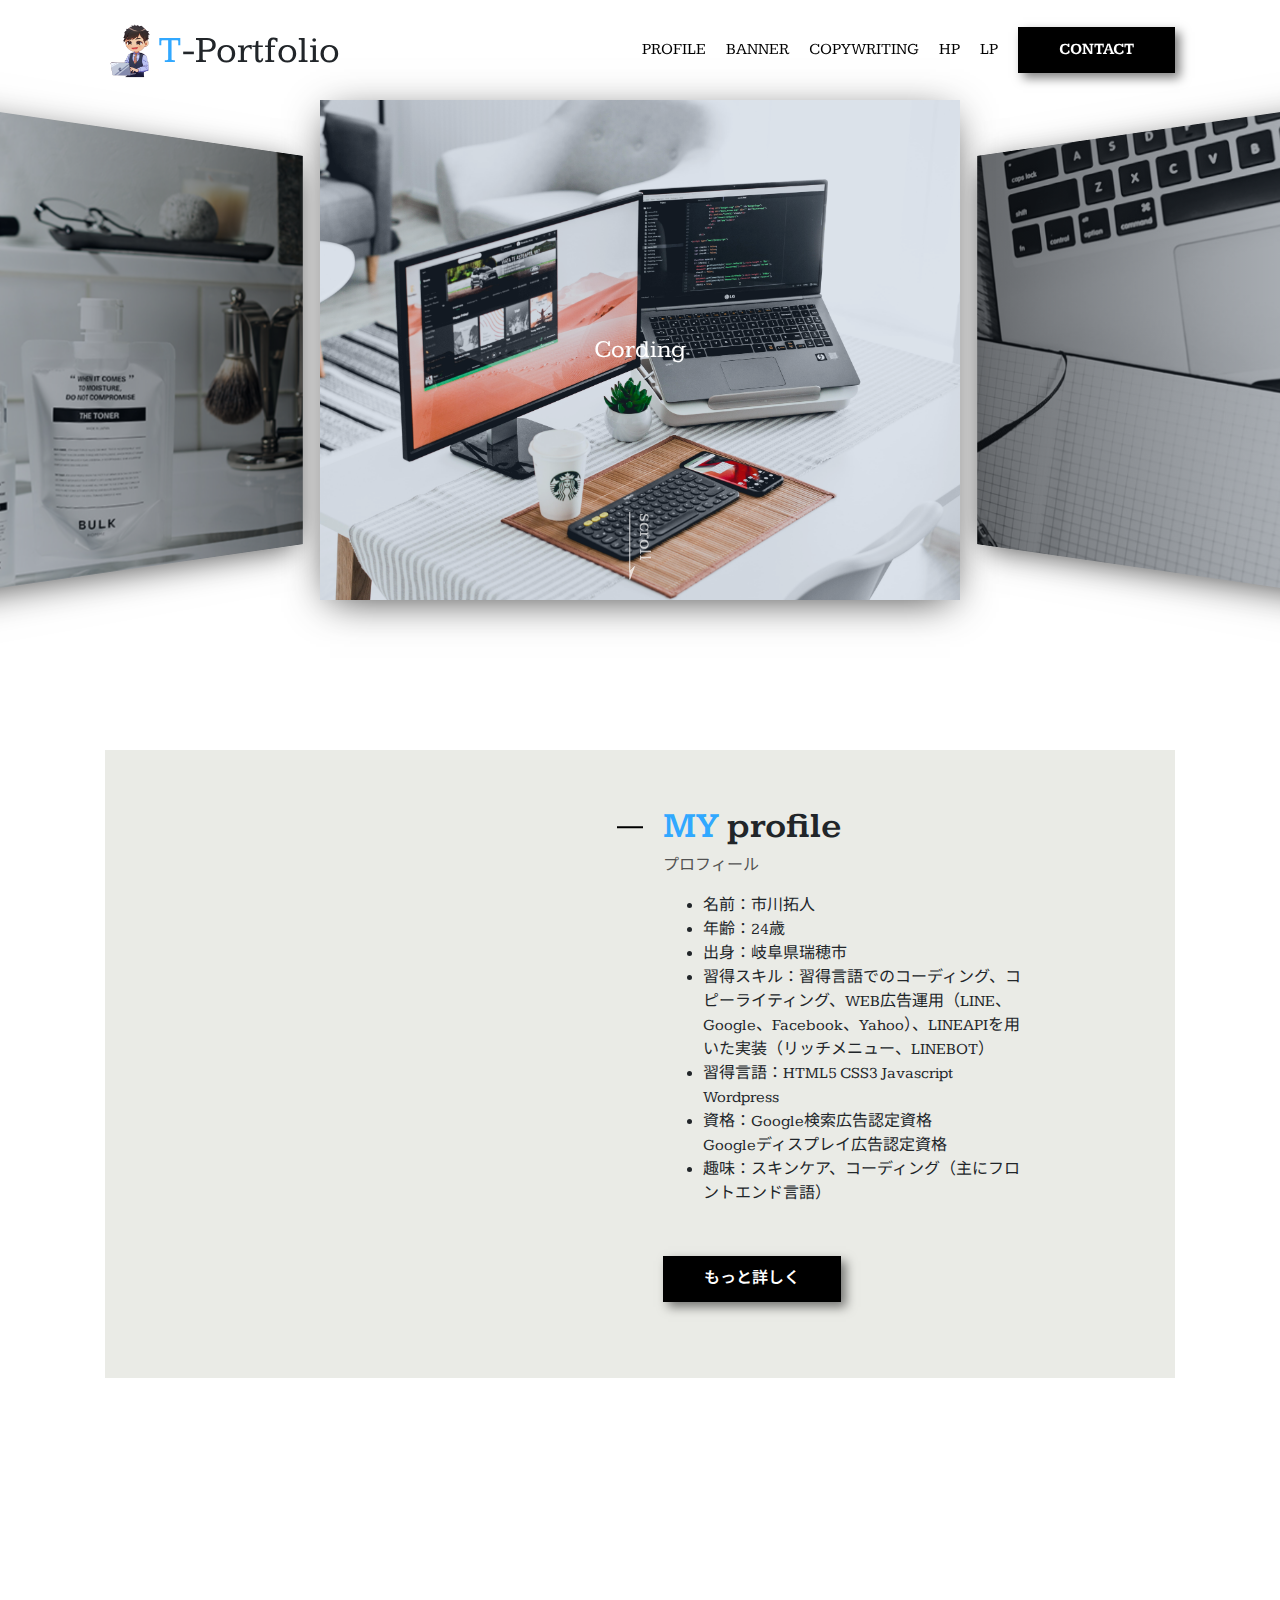
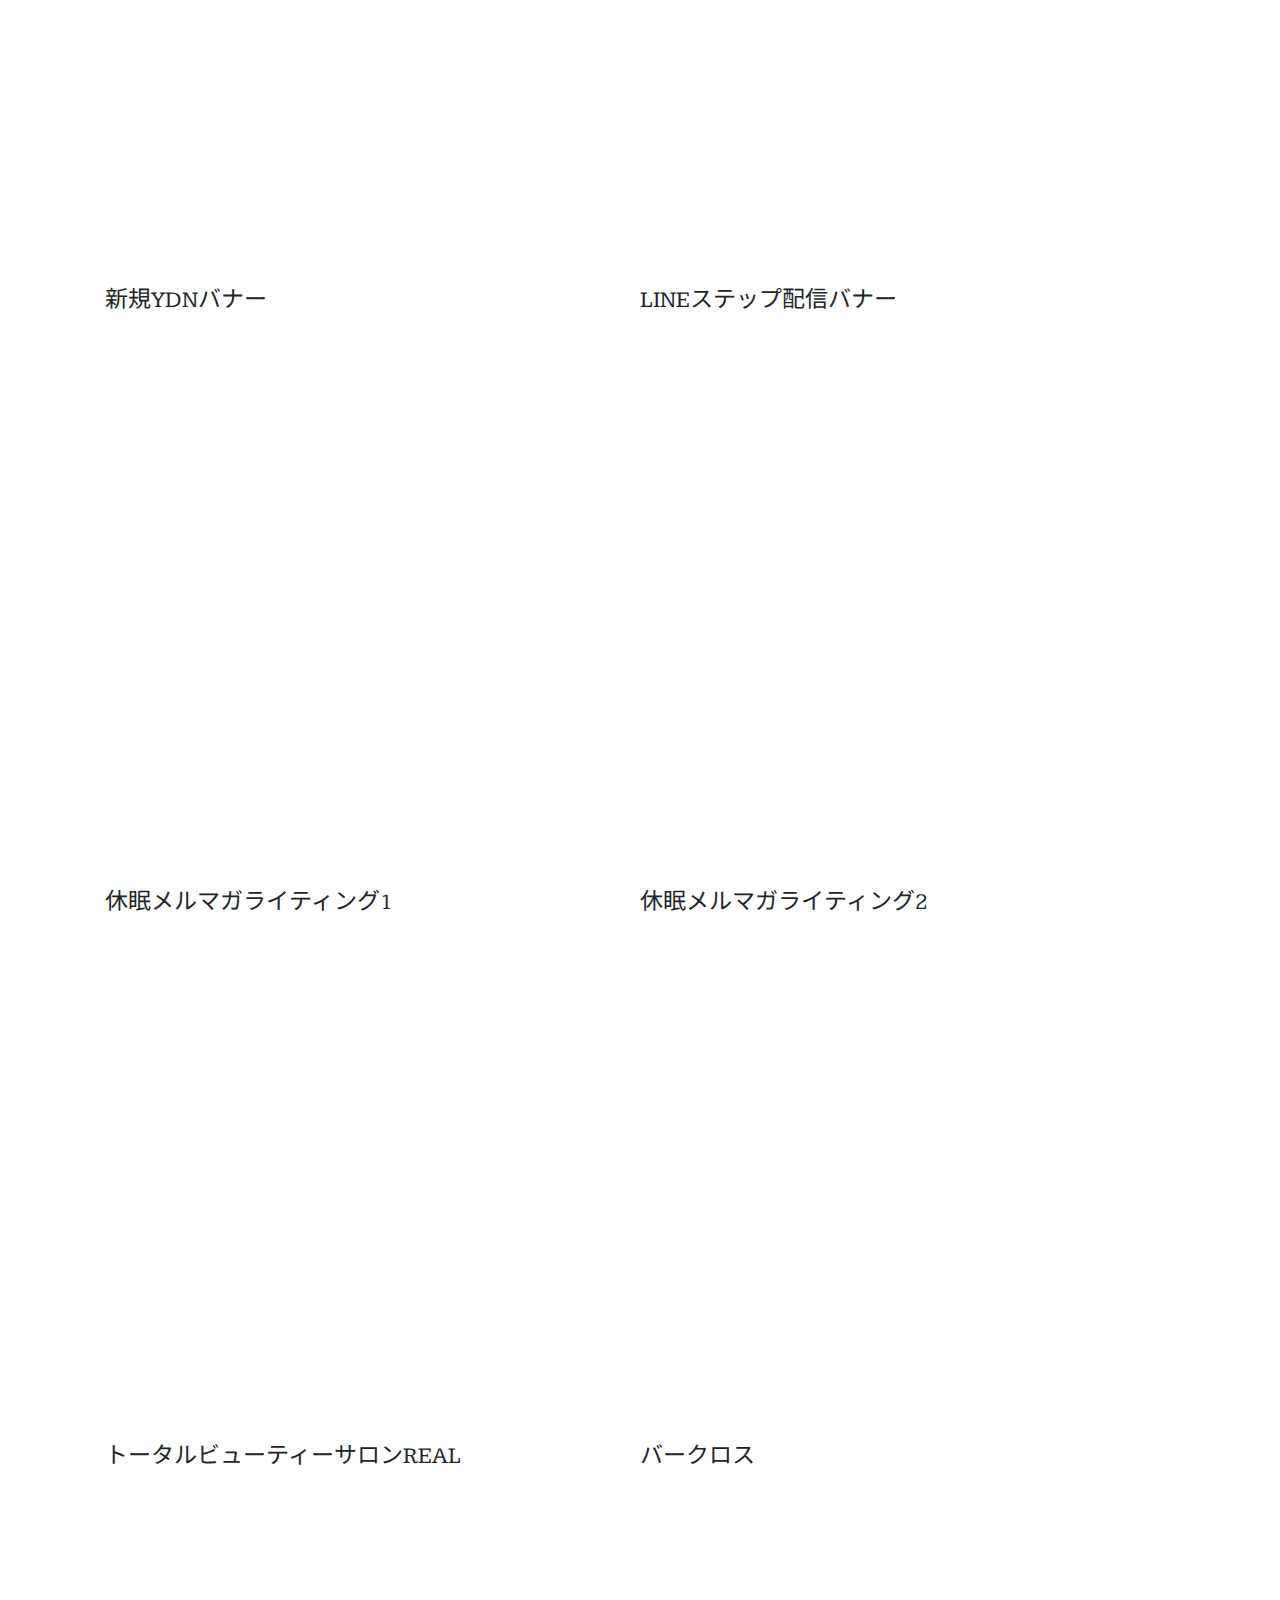
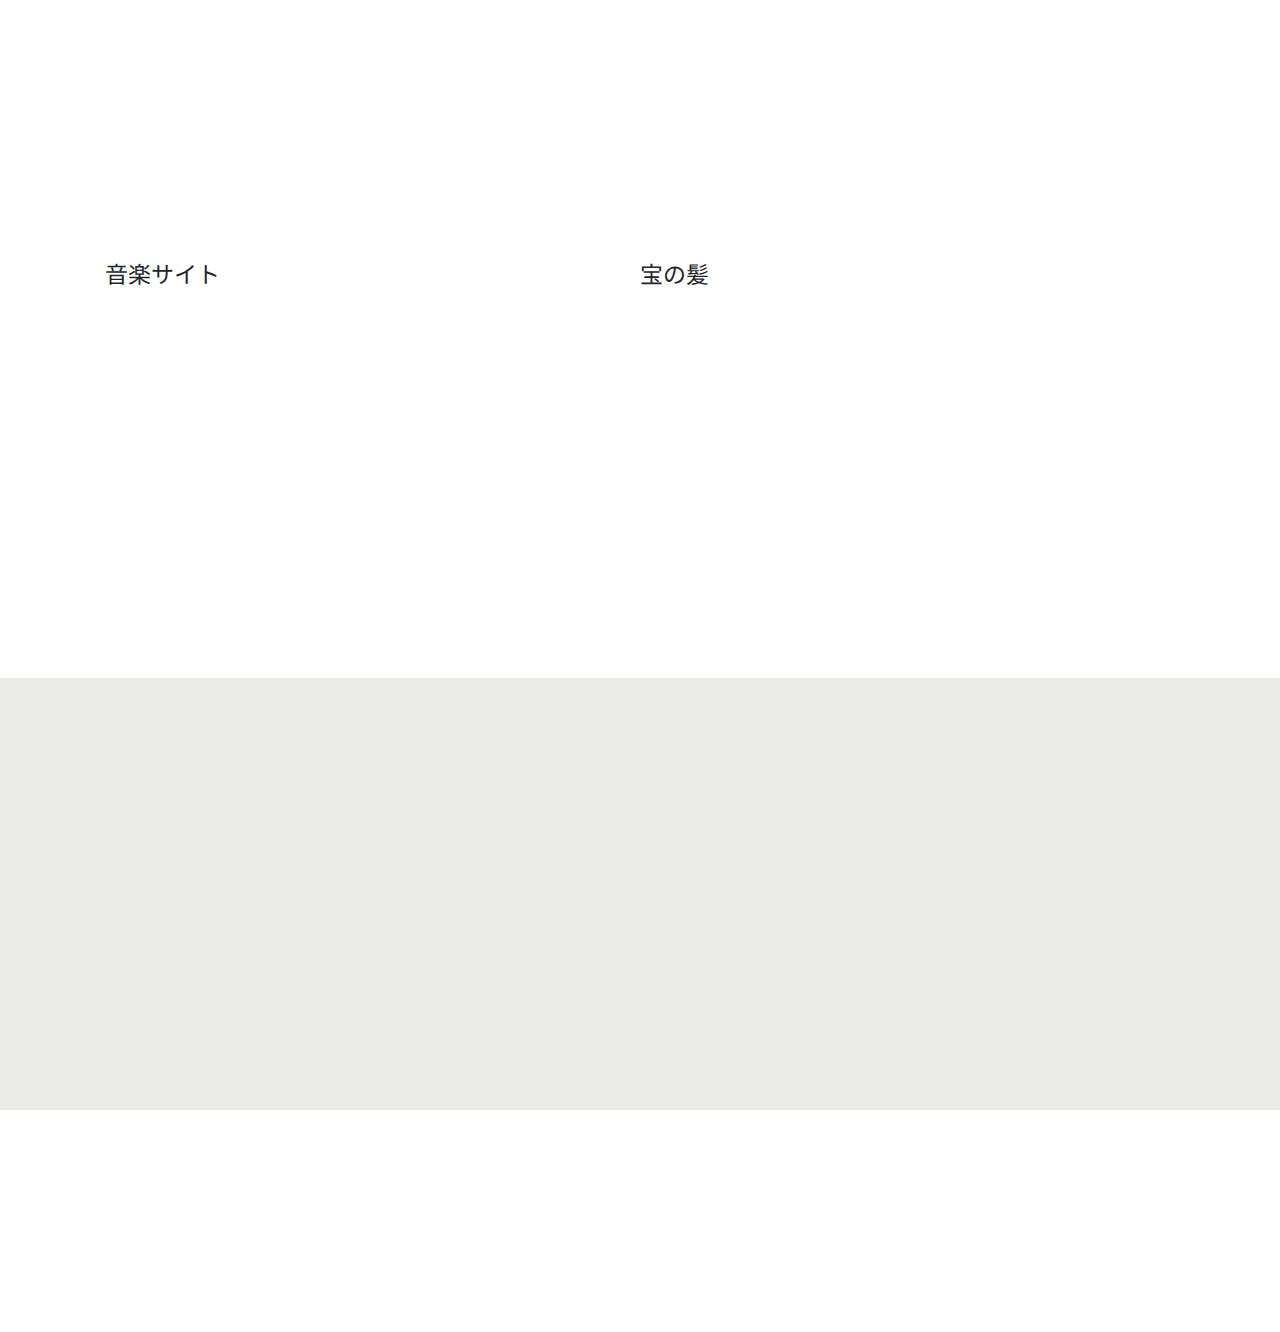
<file: index.html>
<!DOCTYPE html>
<html lang="ja">
  <head>
    <meta charset="UTF-8" />
    <meta name="viewport" content="width=device-width, initial-scale=1.0" />
    <meta http-equiv="X-UA-Compatible" content="ie=edge" />
    <title>T-Portfolio</title>
    <meta name="description" content="This site is a my portfolio site.">
    <link rel="icon" href="images/my-charactor.svg">
    <link rel="stylesheet" href="styles/loader.css">
    <script src="scripts/vendors/pace.js"></script>
    <link href="https://fonts.googleapis.com/css2?family=Kameron:wght@400;700&family=Noto+Sans+JP:wght@500&display=swap" rel="stylesheet">
    <link rel="stylesheet" href="styles/vendors/bootstrap-reboot.css" />
    <link rel="stylesheet" href="styles/vendors/swiper.min.css" />
    <link rel="stylesheet" href="styles/style.css" />
  </head>
  <body>
    <div id="global-container">
      <div id="container">
        <div class="mobile-menu__cover"></div>
        <div class="nav-trigger"></div>
        <header class="header">
          <div class="header__inner appear up">
            <div class="logo item">
              <img src="images/my-charactor.svg" alt="" class="logo__img" />
              <span class="logo__T">T</span>
              <span class="logo__shop">-Portfolio</span>
            </div>
            <nav class="header__nav">
              <ul class="header__ul">
                <li class="header__li item"><a href="#profile">profile</a></li>
                <li class="header__li item"><a href="#banner">banner</a></li>
                <li class="header__li item"><a href="#copywriting">Copywriting</a></li>
                <li class="header__li item"><a href="#hp">HP</a></li>
                <li class="header__li item"><a href="#lp">LP</a></li>
                <li class="header__li item">
                  <a class="btn filled" href="index3.html">Contact</a>
                </li>
              </ul>
            </nav>
            <button class="mobile-menu__btn">
              <span></span>
              <span></span>
              <span></span>
            </button>
          </div>
        </header>
        <div id="content">
          <div class="hero">
            <div class="swiper-container">
              <div class="swiper-wrapper">
                <div class="swiper-slide">
                  <div class="hero__title">Cording</div>
                  <img src="images/cording.jpg" alt="" />
                </div>
                <div class="swiper-slide">
                  <div class="hero__title">Copy Writing</div>
                  <img src="images/copywriting.jpg" alt="" />
                </div>
                <div class="swiper-slide">
                  <div class="hero__title">Skin Care</div>
                  <img src="images/bulk-homme.jpg" alt="" />
                </div>
              </div>
              <div class="hero__footer">
                <img class="hero__downarrow" src="images/arrow.svg" />
                <span class="hero__scrolltext">scroll</span>
              </div>
            </div>
          </div>
          <div id="main-content">
            <aside class="side left">
              <div class="side__inner">
                <a class="twitter icon tween-animate-title" href="https://twitter.com/ebixample0505">Twitter</a>
                <a class="instagram icon tween-animate-title" href="https://www.instagram.com/takuto_05_05/">Instagram</a>
              </div>
            </aside>
            <main>
              <section class="travel" id="profile">
                <div class="travel__inner">
                  <div class="travel__img cover-slide">
                    <img
                      class="img-zoom"
                      src="images/my-photo.png"
                      alt=""
                    />
                  </div>
                  <div class="travel__texts appear left">
                    <div class="travel__texts-inner">
                      <div class="travel__title main-title item">
                        <span class="purple">MY</span>
                        <span>profile</span>
                      </div>
                      <div class="travel__sub sub-title item">プロフィール</div>
                      <div class="travel__description item">
                        <ul>
                          <li>名前：市川拓人</li>
                          <li>年齢：24歳</li>
                          <li>出身：岐阜県瑞穂市</li>
                          <li>習得スキル：習得言語でのコーディング、コピーライティング、WEB広告運用（LINE、Google、Facebook、Yahoo）、LINEAPIを用いた実装（リッチメニュー、LINEBOT）
                          <li>習得言語：HTML5 CSS3 Javascript Wordpress</li>
                          <li>資格：Google検索広告認定資格<br>Googleディスプレイ広告認定資格</li>
                          <li>趣味：スキンケア、コーディング（主にフロントエンド言語）
                          </li>
                        </ul>
                      </div>
                      <div class="travel__btn item">
                        <button class="btn filled"><a href="https://www.instagram.com/i.takuto_0505/">もっと詳しく</a></button>
                      </div>
                    </div>
                  </div>
                </div>
              </section>
              <section class="houses2"  id="banner">
                <div>
                  <h2 class="main-title tween-animate-title">BANNER・WRITING</h2>
                  <p class="sub-title tween-animate-title">バナー・ライティング</p>
                </div>
                <div class="houses__inner">
                  <div class="houses__item">
                    <a href="#">
                      <div class="cover-slide hover-darken">
                        <div
                        class="bg-img-zoom img-bg50"
                        style="background-image: url(images/mond.png)"
                        >
                      </div>
                    </div>
                  </a>
                  <p class="houses__title">新規YDNバナー</p>
                  <p class="sub-title tween-animate-title">2021年2月頃YDNでCPA6,000円代（通常はCPA10,000円代）を記録。</p>
                </div>
                <div class="houses__item">
                  <a href="#">
                    <div class="cover-slide hover-darken">
                      <div
                        class="bg-img-zoom img-bg50"
                        style="background-image: url(images/line.png)"
                        ></div>
                      </div>
                    </a>
                    <p class="houses__title">LINEステップ配信バナー
                    <p class="sub-title tween-animate-title">左）2022年1月LINE転換シナリオ配信でCTR11％ CVR15%（通常CTR5% CVR6%）を記録。</p>
                    <p class="sub-title tween-animate-title">右）2022年1月LINE転換シナリオ配信でCTR10％ CVR13%（通常CTR5% CVR6%）を記録。</p>
                    </p>
                  </div>
                </div>
              </section>

              <section class="houses3"  id="copywriting">
                <div>
                  <h2 class="main-title tween-animate-title">Copywriting</h2>
                  <p class="sub-title tween-animate-title">コピーライティング</p>
                </div>
                <div class="houses__inner">
                  <div class="houses__item">
                    <a href="#">
                      <div class="cover-slide hover-darken">
                        <div
                        class="bg-img-zoom img-bg50"
                        style="background-image: url(images/gmail.png)"
                        ></div>
                      </div>
                    </a>
                    <p class="houses__title">休眠メルマガライティング1</p>
                    <p class="sub-title tween-animate-title">休眠顧客に向けたメルマガで、CTR14％（通常CTR6%）を記録。</p>
                  </div>
                  <div class="houses__item">
                    <a href="https://docs.google.com/document/d/1OUR6kVcbM7iQHiv0vP9QH57hxR2gyMh1KR3mNz28Oik/edit?usp=sharing">
                      <div class="cover-slide hover-darken">
                        <div
                        class="bg-img-zoom img-bg50"
                        style="background-image: url(images/gmail2.png)"
                        ></div>
                      </div>
                    </a>
                    <p class="houses__title">休眠メルマガライティング2</p>
                    <p class="sub-title tween-animate-title">休眠顧客に向けたメルマガで、CTR19％（通常CTR6%）を記録。</p>
                  </div>
                </div>
              </section>
              
              <section class="houses"  id="hp">
                <div>
                  <h2 class="main-title tween-animate-title">HP</h2>
                  <p class="sub-title tween-animate-title">ホームページ</p>
                </div>
                <div class="houses__inner">
                  <div class="houses__item">
                    <a href="https://www.real-total-beauty.com/">
                      <div class="cover-slide hover-darken">
                        <div
                        class="bg-img-zoom img-bg50"
                        style="background-image: url(images/real.png)"
                        ></div>
                      </div>
                    </a>
                    <p class="houses__title">トータルビューティーサロンREAL</p>
                    <p class="sub-title tween-animate-title">愛知県名古屋市にある美容室</p>
                    <p class="sub-title tween-animate-title">3万円でWordPress制作、ドメイン取得、MEO設置などを承った。</p>
                  </div>
                  <div class="houses__item">
                    <a href="https://barcross.work/">
                      <div class="cover-slide hover-darken">
                        <div
                        class="bg-img-zoom img-bg50"
                        style="background-image: url(images/barcross.png)"
                        ></div>
                      </div>
                    </a>
                    <p class="houses__title">バークロス</p>
                    <p class="sub-title tween-animate-title">愛知県名古屋市にある会員制バー</p>
                    <p class="sub-title tween-animate-title">1万円でWordPress制作、ドメイン取得を承った。</p>
                  </div>
                  <div class="houses__item">
                    <a href="index2.html">
                    <div class="cover-slide hover-darken">
                      <div
                        class="bg-img-zoom img-bg50"
                        style="background-image: url(images/music.png)"
                      ></div>
                    </div>
                  </a>
                    <p class="houses__title">音楽サイト</p>
                    <p class="sub-title tween-animate-title">自分の趣味で制作したサイトです。</p>
                    <p class="sub-title tween-animate-title">HTML・CSS・Javascriptで制作しました。</p>                  
                  </div>
                  <div class="houses__item">
                    <a href="https://www.takaranokami.com/">
                    <div class="cover-slide hover-darken">
                      <div
                        class="bg-img-zoom img-bg50"
                        style="background-image: url(images/takaranokami.png)"
                      ></div>
                    </div>
                  </a>
                    <p class="houses__title">宝の髪
                    </p>
                    <p class="sub-title tween-animate-title">愛知県名古屋市にある美容室</p>
                    <p class="sub-title tween-animate-title">5万円でWix制作、ドメイン取得、MEOの設置を承った。</p>  
                  </div>
                </div>
              </section>

              <section class="popular" id="lp">
                <div class="popular__header">
                  <h2 class="main-title tween-animate-title">LP</h2>
                  <p class="sub-title tween-animate-title">ランディングページ</p>
                </div>
                <div class="popular__inner appear up">
                  <div class="popular__container">
                    <div class="popular__item item">
                      <a href="https://mirai-japan.co.jp/sp/cp/2202_st/">
                      <div class="popular__img">
                        <img src="images/2202st.png" alt="" />
                      </div>
                    </a>
                      <div class="popular__title">美容液・休眠LP</div>
                      <p class="sub-title tween-animate-title">PSDデータを利用してHTML・CSS・Javascriptで作成。</p>  
                      <p class="sub-title tween-animate-title">休眠顧客に向けたLPで、CVR17％（通常10％）を記録。</p>  
                    </div>
                    <div class="popular__item item">
                      <a href="https://www.impinch.com/mvlp/mi_ydn03.html">
                      <div class="popular__img">
                        <img src="images/mvlp.png" alt="" />
                      </div>
                    </a>
                      <div class="popular__title">美容液・新規動画LP
                      </div>
                      <p class="sub-title tween-animate-title">PSDデータを利用してHTML・CSS・Javascriptで作成。</p>  
                      <p class="sub-title tween-animate-title">休眠顧客に向けたLPで、CVR17％（通常10％）を記録。</p> 
                    </div>
                    <div class="popular__item item">
                      <a href="https://www.impinch.com/anket_product/lap01.html">
                      <div class="popular__img">
                        <img src="images/questionnairelp.png" alt="" />
                      </div>
                    </a>
                      <div class="popular__title">美容液・新規アンケートLP</div>
                      <p class="sub-title tween-animate-title">PSDデータを利用してHTML・CSS・Javascriptで作成。</p>  
                      <p class="sub-title tween-animate-title">新規顧客に向けたLPで、CVR15％（通常8％）を記録。</p> 
                    </div>
                    <!-- <div class="popular__btn appear up">
                      <button class="btn cover-3d item">
                        <span>
                          一覧から探す
                        </span>
                      </button>
                    </div> -->
                  </div>
                </div>
              </section>
            </main>
            <aside class="side right">
              <div class="side__inner">
                <span class="tween-animate-title">&copy;Takuto Ichikawa</span>
              </div>
            </aside>
          </div>
        </div>
        <footer class="footer appear up">
          <div class="logo item">
            <img src="images/my-charactor.svg" alt="" class="logo__img" />
            <span class="logo__T">T</span>
            <span class="logo__shop">-Shop</span>
          </div>
          <nav class="footer__nav">
            <ul class="footer__ul">
              <li class="footer__li item"><a href="#profile">PROFILE</a></li>
              <li class="footer__li item"><a href="#banner">BANNER</a></li>
              <li class="footer__li item"><a href="#copywriting">COPYWRITING</a></li>
              <li class="footer__li item"><a href="#hp">HP</a></li>
              <li class="footer__li item"><a href="#lp">LP</a></li>
            </ul>
            <div class="footer__copyright item">
              &copy; Takuto Ichikawa
            </div>
          </nav>
        </footer>
      </div>
      <nav class="mobile-menu">
        <div class="logo">
          <img src="images/my-charactor.svg" alt="" class="logo__img" />
          <span class="logo__T">T</span>
          <span class="logo__shop">-Shop</span>
        </div>
        <ul class="mobile-menu__main">
          <li class="mobile-menu__item">
            <a class="mobile-menu__link" href="#profile">
              <span class="main-title">PROFILE</span>
              <span class="sub-title">プロフィール</span>
            </a>
          </li>
          <li class="mobile-menu__item">
            <a class="mobile-menu__link" href="#banner">
              <span class="main-title">BANNER</span>
              <span class="sub-title">バナー</span>
            </a>
          </li>
          <li class="mobile-menu__item">
            <a class="mobile-menu__link" href="#copywriting">
              <span class="main-title">COPYWRITING</span>
              <span class="sub-title">コピーライティング</span>
            </a>
          </li>
          <li class="mobile-menu__item">
            <a class="mobile-menu__link" href="#hp">
              <span class="main-title">HP</span>
              <span class="sub-title">ホームページ</span>
            </a>
          </li>
          <li class="mobile-menu__item">
            <a class="mobile-menu__link" href="#lp">
              <span class="main-title">LP</span>
              <span class="sub-title">ランディングページ</span>
            </a>
          </li>
          <li class="mobile-menu__item">
            <a class="mobile-menu__link" href="index3.html">
              <span class="main-title">CONTACT ME</span>
              <span class="sub-title">コンタクト方法</span>
            </a>
          </li>
        </ul>
      </nav>
    </div>
    <script src="scripts/vendors/swiper.min.js"></script>
    <script src="scripts/vendors/TweenMax.min.js"></script>
    <script src="scripts/vendors/scroll-polyfill.js"></script>
    <script src="scripts/libs/scroll.js"></script>
    <script src="scripts/libs/text-animation.js"></script>
    <script src="scripts/libs/hero-slider.js"></script>
    <script src="scripts/libs/mobile-menu.js"></script>
    <script src="scripts/main.js"></script>
  </body>
</html>
</file>
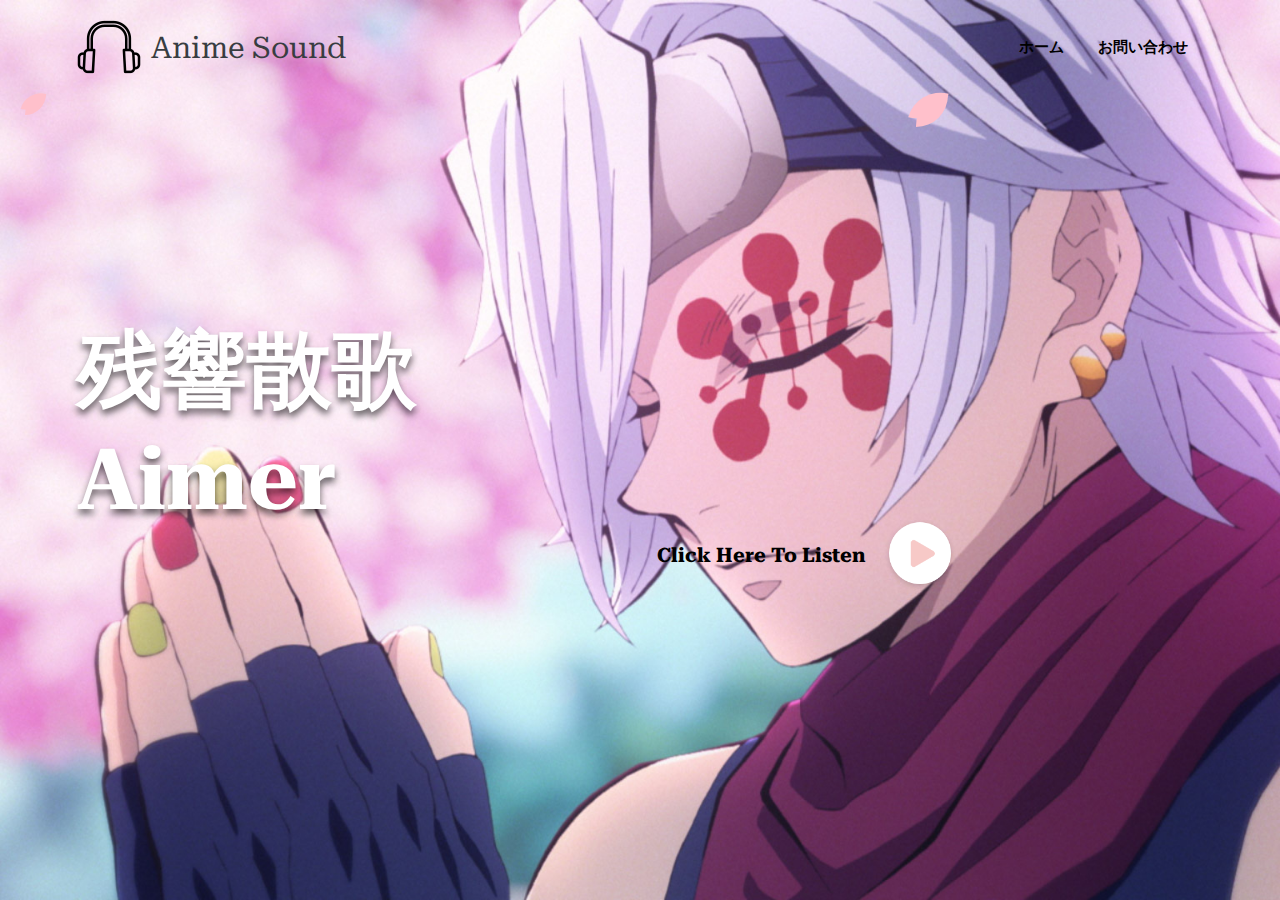
<file: index2.html>
<!DOCTYPE html>
<html lang="en">
  <head>
    <meta charset="UTF-8" />
    <meta http-equiv="X-UA-Compatible" content="IE=edge" />
    <meta name="viewport" content="width=device-width, initial-scale=1.0" />
    <title>Music Website</title>
    <link rel="stylesheet" href="style.css" />
    <link rel="stylesheet" href="style2.css" />
  </head>
  <body>
    <div class="cherry-blossom-container">
      <div class="navbar">
        <div class="logo-wrap">
          <img src="./images2/logo.png" class="logo" />
          <h3>Anime Sound</h3>
        </div>
        <ul>
          <li><a href="index.html">ホーム</a></li>
          <li><a href="index3.html">お問い合わせ</a></li>
        </ul>
      </div>
      <div class="content">
        <div class="left-col">
          <h1>残響散歌<br>Aimer</h1>
        </div>
        <div class="right-col">
          <p>Click Here To Listen</p>
          <img src="./images2/play.png" id="icon" />
        </div>
      </div>
    </div>

    <audio id="mySong">
      <source src="audio/kimetsu.mp3" type="audio/mp3" />
    </audio>
    <script src="main.js"></script>
    <script src="music.js"></script>
  </body>
</html>
</file>
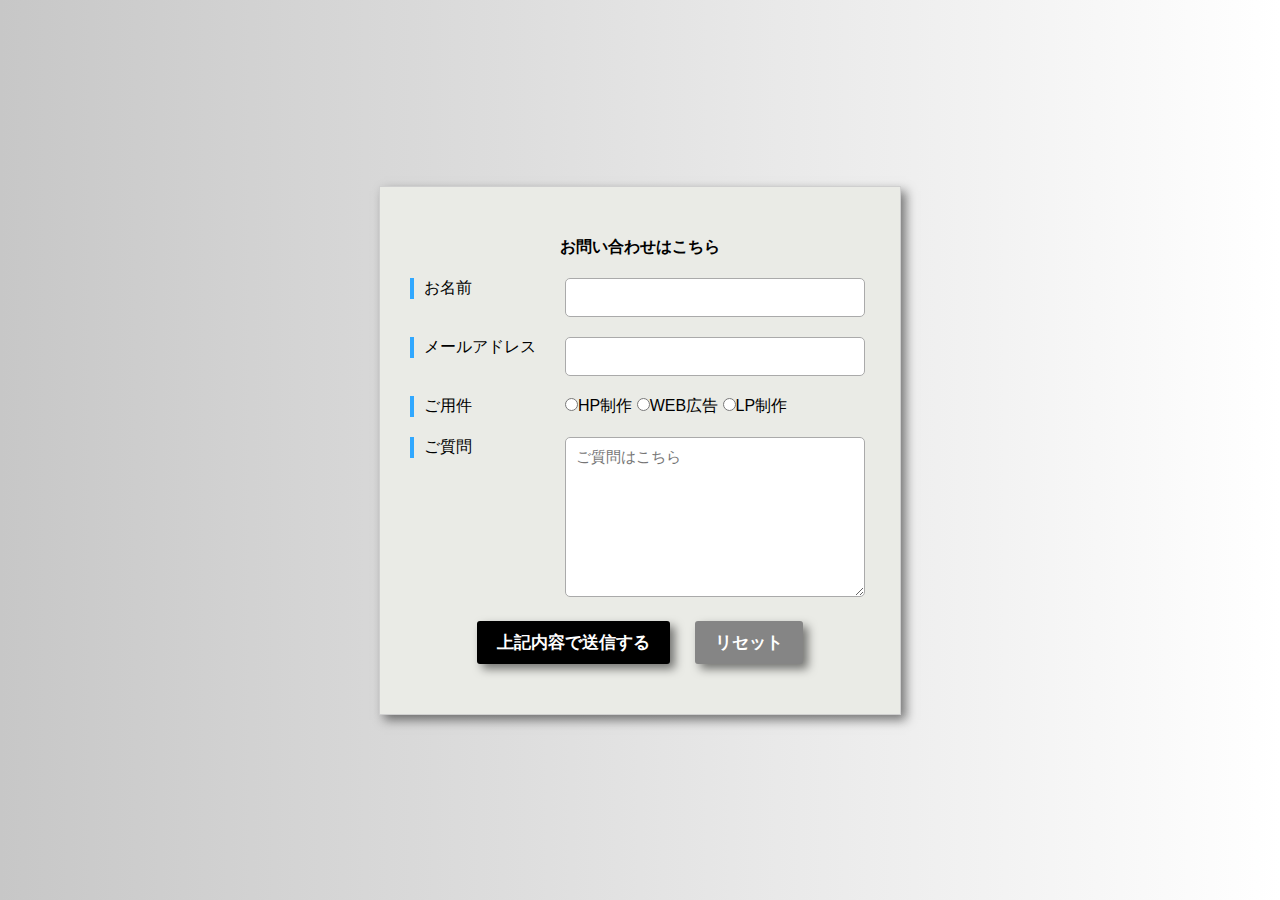
<file: index3.html>
<!DOCTYPE html>
<html lang="en">
  <head>
    <meta charset="UTF-8" />
    <meta http-equiv="X-UA-Compatible" content="IE=edge" />
    <meta name="viewport" content="width=device-width, initial-scale=1.0" />
    <title>お問い合わせフォーム</title>
    <link rel="stylesheet" href="style3.css" />
  </head>
  <body>
    <div class="contact-form">
      <p class="title">お問い合わせはこちら</p>

      <form action="https://api.staticforms.xyz/submit" method="post">
        <input
          type="hidden"
          name="accessKey"
          value="f970a210-71a6-4275-ab5d-bd9de14df8d4"
        />
        <!-- Required -->
        <div class="item">
          <label class="label">お名前</label>
          <input type="text" class="input" name="name" required />
        </div>
        <div class="item">
          <label class="label">メールアドレス</label>
          <input type="e-mail" class="input" name="e-mail" required />
        </div>
        <div class="item">
          <p class="label">ご用件</p>
          <div class="input">
            <input type="radio" name="menu" id="a" value="a" /><label for="a"
              >HP制作</label
            >
            <input type="radio" name="menu" id="b" value="b" /><label for="b"
              >WEB広告</label
            >
            <input type="radio" name="menu" id="c" value="c" /><label for="c"
              >LP制作</label
            >
          </div>
        </div>
        <div class="item">
          <label class="label">ご質問</label>
          <textarea class="inputs" placeholder="ご質問はこちら"></textarea>
        </div>
        <div class="button-area">
          <input type="submit" value="上記内容で送信する" />
          <input type="reset" value="リセット" />
        </div>
      </form>
    </div>
  </body>
</html>
</file>
<file: styles/loader.css>
.pace-done #global-container {
  -webkit-transition: opacity 1s;
  transition: opacity 1s;
  opacity: 1;
}

#global-container {
  opacity: 0;
}

.pace {
  z-index: 2000;
  position: fixed;
  margin: auto;
  top: 0;
  left: 0;
  right: 0;
  bottom: 0;
  width: 100px;
  height: 100px;
}

.pace .pace-progress {
  -webkit-transform: none !important;
          transform: none !important;
  text-align: center;
}

.pace .pace-progress::after {
  content: attr(data-progress-text);
  display: block;
  font-weight: 100;
  font-size: 2em;
  font-family: 'Helvetica Neue', 'Yu Gothic', 'Meiryo', sans-serif;
  color: #535353;
}

.pace.pace-inactive {
  display: none;
}

.pace-progress-inner {
  width: 70px;
  height: 70px;
  background-color: #31a8ff;
  margin: 0 auto;
  -webkit-animation-name: sk-rotateplane;
          animation-name: sk-rotateplane;
  -webkit-animation-duration: 1.2s;
          animation-duration: 1.2s;
  -webkit-animation-timing-function: ease-in-out;
          animation-timing-function: ease-in-out;
  -webkit-animation-delay: 0s;
          animation-delay: 0s;
  -webkit-animation-iteration-count: infinite;
          animation-iteration-count: infinite;
  -webkit-animation-direction: normal;
          animation-direction: normal;
  -webkit-animation-fill-mode: forwards;
          animation-fill-mode: forwards;
}

@-webkit-keyframes sk-rotateplane {
  0% {
    -webkit-transform: perspective(120px) rotateX(0deg) rotateY(0deg);
            transform: perspective(120px) rotateX(0deg) rotateY(0deg);
  }
  50% {
    -webkit-transform: perspective(120px) rotateX(-180deg) rotateY(0deg);
            transform: perspective(120px) rotateX(-180deg) rotateY(0deg);
  }
  100% {
    -webkit-transform: perspective(120px) rotateX(-180deg) rotateY(-180deg);
            transform: perspective(120px) rotateX(-180deg) rotateY(-180deg);
  }
}

@keyframes sk-rotateplane {
  0% {
    -webkit-transform: perspective(120px) rotateX(0deg) rotateY(0deg);
            transform: perspective(120px) rotateX(0deg) rotateY(0deg);
  }
  50% {
    -webkit-transform: perspective(120px) rotateX(-180deg) rotateY(0deg);
            transform: perspective(120px) rotateX(-180deg) rotateY(0deg);
  }
  100% {
    -webkit-transform: perspective(120px) rotateX(-180deg) rotateY(-180deg);
            transform: perspective(120px) rotateX(-180deg) rotateY(-180deg);
  }
}
/*# sourceMappingURL=loader.css.map */
</file>
<file: styles/style.css>
@charset "UTF-8";
.appear.up .item {
  -webkit-transform: translateY(6px);
          transform: translateY(6px);
}

.appear.down .item {
  -webkit-transform: translateY(-6px);
          transform: translateY(-6px);
}

.appear.left .item {
  -webkit-transform: translateX(40px);
          transform: translateX(40px);
}

.appear.right .item {
  -webkit-transform: translateX(-40px);
          transform: translateX(-40px);
}

.appear .item {
  -webkit-transition: all 1s;
  transition: all 1s;
  opacity: 0;
}

.appear.inview .item {
  opacity: 1;
  -webkit-transform: none;
          transform: none;
}

.appear.inview .item:nth-child(1) {
  -webkit-transition-delay: 0.4s;
          transition-delay: 0.4s;
}

.appear.inview .item:nth-child(2) {
  -webkit-transition-delay: 0.8s;
          transition-delay: 0.8s;
}

.appear.inview .item:nth-child(3) {
  -webkit-transition-delay: 1.2s;
          transition-delay: 1.2s;
}

.appear.inview .item:nth-child(4) {
  -webkit-transition-delay: 1.6s;
          transition-delay: 1.6s;
}

.appear.inview .item:nth-child(5) {
  -webkit-transition-delay: 2s;
          transition-delay: 2s;
}

.appear.inview .item:nth-child(6) {
  -webkit-transition-delay: 2.4s;
          transition-delay: 2.4s;
}

.appear.inview .item:nth-child(7) {
  -webkit-transition-delay: 2.8s;
          transition-delay: 2.8s;
}

.appear.inview .item:nth-child(8) {
  -webkit-transition-delay: 3.2s;
          transition-delay: 3.2s;
}

.appear.inview .item:nth-child(9) {
  -webkit-transition-delay: 3.6s;
          transition-delay: 3.6s;
}

.appear.inview .item:nth-child(10) {
  -webkit-transition-delay: 4s;
          transition-delay: 4s;
}

.btn {
  position: relative;
  display: inline-block;
  background-color: white;
  border: 1px solid black;
  font-weight: 600;
  padding: 10px 40px;
  margin: 10px auto;
  cursor: pointer;
  -webkit-transition: all 0.3s;
  transition: all 0.3s;
  color: black;
  text-decoration: none !important;
}

.btn a {
  text-decoration: none;
  color: #fff;
}

.btn a:hover {
  text-decoration: none;
  background-color: white;
  color: black;
  -webkit-box-shadow: none;
          box-shadow: none;
}

.btn.float:hover {
  background-color: black;
  color: white;
  -webkit-box-shadow: 5px 5px 10px 0 rgba(0, 0, 0, 0.5);
          box-shadow: 5px 5px 10px 0 rgba(0, 0, 0, 0.5);
}

.btn.filled {
  background-color: black;
  color: white;
  -webkit-box-shadow: 5px 5px 10px 0 rgba(0, 0, 0, 0.5);
          box-shadow: 5px 5px 10px 0 rgba(0, 0, 0, 0.5);
}

.btn.filled:hover {
  background-color: white;
  color: black;
  -webkit-box-shadow: none;
          box-shadow: none;
}

.btn.letter-spacing:hover {
  background-color: black;
  letter-spacing: 3px;
  color: white;
}

.btn.shadow {
  -webkit-box-shadow: none;
          box-shadow: none;
}

.btn.shadow:hover {
  -webkit-transform: translate(-2.5px, -2.5px);
          transform: translate(-2.5px, -2.5px);
  -webkit-box-shadow: 5px 5px 0 0 black;
          box-shadow: 5px 5px 0 0 black;
}

.btn.solid {
  -webkit-box-shadow: 2px 2px 0 0 black;
          box-shadow: 2px 2px 0 0 black;
  border-radius: 7px;
}

.btn.solid:hover {
  -webkit-transform: translate(2px, 2px);
          transform: translate(2px, 2px);
  -webkit-box-shadow: none;
          box-shadow: none;
}

.btn.slide-bg {
  position: relative;
  overflow: hidden;
  z-index: 1;
}

.btn.slide-bg::before {
  content: "";
  display: inline-block;
  width: 100%;
  height: 100%;
  background-color: black;
  position: absolute;
  top: 0;
  left: 0;
  -webkit-transform: translateX(-100%);
          transform: translateX(-100%);
  -webkit-transition: -webkit-transform 0.3s;
  transition: -webkit-transform 0.3s;
  transition: transform 0.3s;
  transition: transform 0.3s, -webkit-transform 0.3s;
  z-index: -1;
}

.btn.slide-bg:hover {
  color: white;
}

.btn.slide-bg:hover::before {
  -webkit-transform: none;
          transform: none;
}

.btn.cover-3d {
  position: relative;
  z-index: 1;
  -webkit-transform-style: preserve-3d;
          transform-style: preserve-3d;
  -webkit-perspective: 300px;
          perspective: 300px;
}

.btn.cover-3d span {
  display: inline-block;
  -webkit-transform: translateZ(20px);
          transform: translateZ(20px);
}

.btn.cover-3d::before {
  content: "";
  display: inline-block;
  width: 100%;
  height: 100%;
  background-color: black;
  position: absolute;
  top: 0;
  left: 0;
  -webkit-transform: rotateX(90deg);
          transform: rotateX(90deg);
  -webkit-transition: all 0.3s;
  transition: all 0.3s;
  -webkit-transform-origin: top center;
          transform-origin: top center;
  opacity: 0;
}

.btn.cover-3d:hover {
  color: white;
}

.btn.cover-3d:hover::before {
  -webkit-transform: none;
          transform: none;
  opacity: 1;
}

.btn-cubic {
  position: relative;
  display: inline-block;
  -webkit-transform-style: preserve-3d;
          transform-style: preserve-3d;
  -webkit-perspective: 300px;
          perspective: 300px;
  width: 150px;
  height: 50px;
  margin: 0 auto;
  cursor: pointer;
  font-weight: 600;
}

.btn-cubic span {
  position: absolute;
  top: 0;
  left: 0;
  width: 100%;
  height: 100%;
  border: 1px solid black;
  line-height: 48px;
  text-align: center;
  -webkit-transition: all 0.3s;
  transition: all 0.3s;
  -webkit-transform-origin: center center -25px;
          transform-origin: center center -25px;
  color: black;
}

.btn-cubic .hovering {
  background-color: black;
  color: white;
  -webkit-transform: rotateX(90deg);
          transform: rotateX(90deg);
}

.btn-cubic .default {
  background-color: white;
  color: black;
  -webkit-transform: rotateX(0);
          transform: rotateX(0);
}

.btn-cubic:hover .hovering {
  -webkit-transform: rotateX(0);
          transform: rotateX(0);
}

.btn-cubic:hover .default {
  -webkit-transform: rotateX(-90deg);
          transform: rotateX(-90deg);
}

.swiper-container {
  overflow: visible !important;
}

.swiper-slide {
  height: 500px;
  overflow: hidden;
}

.swiper-slide > img {
  width: 100%;
  height: 100%;
  max-width: 100%;
  -o-object-fit: cover;
     object-fit: cover;
  -webkit-transform: scale(1.3);
          transform: scale(1.3);
  -webkit-transition: -webkit-transform 1.9s ease;
  transition: -webkit-transform 1.9s ease;
  transition: transform 1.9s ease;
  transition: transform 1.9s ease, -webkit-transform 1.9s ease;
}

.swiper-slide::after {
  content: "";
  position: absolute;
  top: 0;
  left: 0;
  width: 100%;
  height: 100%;
  background-color: rgba(0, 61, 125, 0.1);
}

.swiper-slide-active > img {
  -webkit-transform: none;
          transform: none;
}

.swiper-slide-active .hero__title {
  opacity: 1;
  -webkit-transform: translate(-50%, -50%);
          transform: translate(-50%, -50%);
}

.hero {
  overflow: hidden;
  padding-top: 100px;
}

.hero__title {
  position: absolute;
  top: 50%;
  left: 50%;
  -webkit-transform: translate(-50%, calc(-50% + 20px));
          transform: translate(-50%, calc(-50% + 20px));
  color: white;
  font-size: 25px;
  z-index: 2;
  opacity: 0;
  -webkit-transition: opacity 0.3s ease 1s, -webkit-transform 0.3s ease 1s;
  transition: opacity 0.3s ease 1s, -webkit-transform 0.3s ease 1s;
  transition: opacity 0.3s ease 1s, transform 0.3s ease 1s;
  transition: opacity 0.3s ease 1s, transform 0.3s ease 1s, -webkit-transform 0.3s ease 1s;
}

.hero__footer {
  position: absolute;
  left: 50%;
  bottom: 20px;
  -webkit-transform: translateX(-50%);
          transform: translateX(-50%);
  z-index: 2;
  height: 68px;
  width: 22px;
  overflow: hidden;
}

.hero__downarrow {
  position: absolute;
  left: 0;
  bottom: 0;
  width: 6px;
  -webkit-animation-name: kf-arrow-anime;
          animation-name: kf-arrow-anime;
  -webkit-animation-duration: 2s;
          animation-duration: 2s;
  -webkit-animation-timing-function: linear;
          animation-timing-function: linear;
  -webkit-animation-delay: 0s;
          animation-delay: 0s;
  -webkit-animation-iteration-count: infinite;
          animation-iteration-count: infinite;
  -webkit-animation-direction: normal;
          animation-direction: normal;
  -webkit-animation-fill-mode: forwards;
          animation-fill-mode: forwards;
}

.hero__scrolltext {
  position: absolute;
  -webkit-transform: rotate(90deg);
          transform: rotate(90deg);
  color: rgba(255, 255, 255, 0.7);
  left: -8px;
  top: 11px;
  font-size: 1.2em;
}

@-webkit-keyframes kf-arrow-anime {
  0%,
  50%,
  100% {
    -webkit-transform: translateY(-10%);
            transform: translateY(-10%);
  }
  30% {
    -webkit-transform: none;
            transform: none;
  }
}

@keyframes kf-arrow-anime {
  0%,
  50%,
  100% {
    -webkit-transform: translateY(-10%);
            transform: translateY(-10%);
  }
  30% {
    -webkit-transform: none;
            transform: none;
  }
}

.animate-title,
.tween-animate-title {
  opacity: 0;
}

.animate-title.inview,
.tween-animate-title.inview {
  opacity: 1;
}

.animate-title.inview .char,
.tween-animate-title.inview .char {
  display: inline-block;
}

.animate-title .char,
.tween-animate-title .char {
  opacity: 0;
}

.animate-title.inview .char {
  -webkit-animation-name: kf-animate-chars;
          animation-name: kf-animate-chars;
  -webkit-animation-duration: 0.5s;
          animation-duration: 0.5s;
  -webkit-animation-timing-function: cubic-bezier(0.39, 1.57, 0.58, 1);
          animation-timing-function: cubic-bezier(0.39, 1.57, 0.58, 1);
  -webkit-animation-delay: 0s;
          animation-delay: 0s;
  -webkit-animation-iteration-count: 1;
          animation-iteration-count: 1;
  -webkit-animation-direction: normal;
          animation-direction: normal;
  -webkit-animation-fill-mode: both;
          animation-fill-mode: both;
}

.animate-title.inview .char:nth-child(1) {
  -webkit-animation-delay: 0.05s;
          animation-delay: 0.05s;
}

.animate-title.inview .char:nth-child(2) {
  -webkit-animation-delay: 0.1s;
          animation-delay: 0.1s;
}

.animate-title.inview .char:nth-child(3) {
  -webkit-animation-delay: 0.15s;
          animation-delay: 0.15s;
}

.animate-title.inview .char:nth-child(4) {
  -webkit-animation-delay: 0.2s;
          animation-delay: 0.2s;
}

.animate-title.inview .char:nth-child(5) {
  -webkit-animation-delay: 0.25s;
          animation-delay: 0.25s;
}

.animate-title.inview .char:nth-child(6) {
  -webkit-animation-delay: 0.3s;
          animation-delay: 0.3s;
}

.animate-title.inview .char:nth-child(7) {
  -webkit-animation-delay: 0.35s;
          animation-delay: 0.35s;
}

.animate-title.inview .char:nth-child(8) {
  -webkit-animation-delay: 0.4s;
          animation-delay: 0.4s;
}

.animate-title.inview .char:nth-child(9) {
  -webkit-animation-delay: 0.45s;
          animation-delay: 0.45s;
}

.animate-title.inview .char:nth-child(10) {
  -webkit-animation-delay: 0.5s;
          animation-delay: 0.5s;
}

.animate-title.inview .char:nth-child(11) {
  -webkit-animation-delay: 0.55s;
          animation-delay: 0.55s;
}

.animate-title.inview .char:nth-child(12) {
  -webkit-animation-delay: 0.6s;
          animation-delay: 0.6s;
}

.animate-title.inview .char:nth-child(13) {
  -webkit-animation-delay: 0.65s;
          animation-delay: 0.65s;
}

.animate-title.inview .char:nth-child(14) {
  -webkit-animation-delay: 0.7s;
          animation-delay: 0.7s;
}

.animate-title.inview .char:nth-child(15) {
  -webkit-animation-delay: 0.75s;
          animation-delay: 0.75s;
}

.animate-title.inview .char:nth-child(16) {
  -webkit-animation-delay: 0.8s;
          animation-delay: 0.8s;
}

.animate-title.inview .char:nth-child(17) {
  -webkit-animation-delay: 0.85s;
          animation-delay: 0.85s;
}

.animate-title.inview .char:nth-child(18) {
  -webkit-animation-delay: 0.9s;
          animation-delay: 0.9s;
}

.animate-title.inview .char:nth-child(19) {
  -webkit-animation-delay: 0.95s;
          animation-delay: 0.95s;
}

.animate-title.inview .char:nth-child(20) {
  -webkit-animation-delay: 1s;
          animation-delay: 1s;
}

.animate-title.inview .char:nth-child(21) {
  -webkit-animation-delay: 1.05s;
          animation-delay: 1.05s;
}

.animate-title.inview .char:nth-child(22) {
  -webkit-animation-delay: 1.1s;
          animation-delay: 1.1s;
}

.animate-title.inview .char:nth-child(23) {
  -webkit-animation-delay: 1.15s;
          animation-delay: 1.15s;
}

.animate-title.inview .char:nth-child(24) {
  -webkit-animation-delay: 1.2s;
          animation-delay: 1.2s;
}

.animate-title.inview .char:nth-child(25) {
  -webkit-animation-delay: 1.25s;
          animation-delay: 1.25s;
}

.animate-title.inview .char:nth-child(26) {
  -webkit-animation-delay: 1.3s;
          animation-delay: 1.3s;
}

.animate-title.inview .char:nth-child(27) {
  -webkit-animation-delay: 1.35s;
          animation-delay: 1.35s;
}

.animate-title.inview .char:nth-child(28) {
  -webkit-animation-delay: 1.4s;
          animation-delay: 1.4s;
}

.animate-title.inview .char:nth-child(29) {
  -webkit-animation-delay: 1.45s;
          animation-delay: 1.45s;
}

.animate-title.inview .char:nth-child(30) {
  -webkit-animation-delay: 1.5s;
          animation-delay: 1.5s;
}

@-webkit-keyframes kf-animate-chars {
  0% {
    opacity: 0;
    -webkit-transform: translateY(-50%);
            transform: translateY(-50%);
  }
  100% {
    opacity: 1;
    -webkit-transform: translateY(0);
            transform: translateY(0);
  }
}

@keyframes kf-animate-chars {
  0% {
    opacity: 0;
    -webkit-transform: translateY(-50%);
            transform: translateY(-50%);
  }
  100% {
    opacity: 1;
    -webkit-transform: translateY(0);
            transform: translateY(0);
  }
}

.cover-slide {
  position: relative;
  overflow: hidden;
}

.cover-slide::after {
  content: "";
  position: absolute;
  z-index: 2;
  top: 0;
  left: 0;
  right: 0;
  bottom: 0;
  background-color: #eaebe6;
  opacity: 0;
}

.cover-slide.inview::after {
  opacity: 1;
  -webkit-animation-name: kf-cover-slide;
          animation-name: kf-cover-slide;
  -webkit-animation-duration: 1.6s;
          animation-duration: 1.6s;
  -webkit-animation-timing-function: ease-in-out;
          animation-timing-function: ease-in-out;
  -webkit-animation-delay: 0s;
          animation-delay: 0s;
  -webkit-animation-iteration-count: 1;
          animation-iteration-count: 1;
  -webkit-animation-direction: normal;
          animation-direction: normal;
  -webkit-animation-fill-mode: both;
          animation-fill-mode: both;
}

@-webkit-keyframes kf-cover-slide {
  0% {
    -webkit-transform-origin: left;
            transform-origin: left;
    -webkit-transform: scaleX(0);
            transform: scaleX(0);
  }
  50% {
    -webkit-transform-origin: left;
            transform-origin: left;
    -webkit-transform: scaleX(1);
            transform: scaleX(1);
  }
  50.1% {
    -webkit-transform-origin: right;
            transform-origin: right;
    -webkit-transform: scaleX(1);
            transform: scaleX(1);
  }
  100% {
    -webkit-transform-origin: right;
            transform-origin: right;
    -webkit-transform: scaleX(0);
            transform: scaleX(0);
  }
}

@keyframes kf-cover-slide {
  0% {
    -webkit-transform-origin: left;
            transform-origin: left;
    -webkit-transform: scaleX(0);
            transform: scaleX(0);
  }
  50% {
    -webkit-transform-origin: left;
            transform-origin: left;
    -webkit-transform: scaleX(1);
            transform: scaleX(1);
  }
  50.1% {
    -webkit-transform-origin: right;
            transform-origin: right;
    -webkit-transform: scaleX(1);
            transform: scaleX(1);
  }
  100% {
    -webkit-transform-origin: right;
            transform-origin: right;
    -webkit-transform: scaleX(0);
            transform: scaleX(0);
  }
}

.img-zoom, .bg-img-zoom {
  opacity: 0;
}

.inview .img-zoom, .inview .bg-img-zoom {
  opacity: 1;
  -webkit-transition: -webkit-transform 0.3s ease;
  transition: -webkit-transform 0.3s ease;
  transition: transform 0.3s ease;
  transition: transform 0.3s ease, -webkit-transform 0.3s ease;
  -webkit-animation-name: kf-img-show;
          animation-name: kf-img-show;
  -webkit-animation-duration: 1.6s;
          animation-duration: 1.6s;
  -webkit-animation-timing-function: ease-in-out;
          animation-timing-function: ease-in-out;
  -webkit-animation-delay: 0s;
          animation-delay: 0s;
  -webkit-animation-iteration-count: 1;
          animation-iteration-count: 1;
  -webkit-animation-direction: normal;
          animation-direction: normal;
  -webkit-animation-fill-mode: none;
          animation-fill-mode: none;
}

.inview .img-zoom:hover, .inview .bg-img-zoom:hover {
  -webkit-transform: scale(1.05);
          transform: scale(1.05);
}

@-webkit-keyframes kf-img-show {
  0% {
    opacity: 0;
  }
  50% {
    opacity: 0;
  }
  50.1% {
    opacity: 1;
    -webkit-transform: scale(1.5);
            transform: scale(1.5);
  }
  100% {
    opacity: 1;
  }
}

@keyframes kf-img-show {
  0% {
    opacity: 0;
  }
  50% {
    opacity: 0;
  }
  50.1% {
    opacity: 1;
    -webkit-transform: scale(1.5);
            transform: scale(1.5);
  }
  100% {
    opacity: 1;
  }
}

.hover-darken::before {
  content: "";
  position: absolute;
  top: 0;
  left: 0;
  width: 100%;
  height: 100%;
  z-index: 1;
  -webkit-transition: background-color 0.3s ease;
  transition: background-color 0.3s ease;
  pointer-events: none;
  -webkit-animation-name: kf-img-show;
          animation-name: kf-img-show;
  -webkit-animation-duration: 1.6s;
          animation-duration: 1.6s;
  -webkit-animation-timing-function: ease-in-out;
          animation-timing-function: ease-in-out;
  -webkit-animation-delay: 0s;
          animation-delay: 0s;
  -webkit-animation-iteration-count: 1;
          animation-iteration-count: 1;
  -webkit-animation-direction: normal;
          animation-direction: normal;
  -webkit-animation-fill-mode: none;
          animation-fill-mode: none;
}

.hover-darken:hover::before {
  background-color: rgba(0, 0, 0, 0.4);
}

.bg-img-zoom {
  background-image: url(images/real.png);
  background-repeat: no-repeat;
  background-position: center;
  background-size: cover;
  width: 100%;
}

.img-bg50 {
  position: relative;
}

.img-bg50::before {
  display: block;
  content: '';
  padding-top: 50%;
}

.mobile-menu {
  position: fixed;
  right: 0;
  top: 60px;
  width: 300px;
}

.mobile-menu .logo {
  padding: 0 40px;
  font-size: 38px;
}

.mobile-menu__btn {
  background-color: unset;
  border: none;
  outline: none !important;
  cursor: pointer;
}

.mobile-menu__btn > span {
  background-color: black;
  width: 35px;
  height: 2px;
  display: block;
  margin-bottom: 9px;
  -webkit-transition: -webkit-transform 0.7s;
  transition: -webkit-transform 0.7s;
  transition: transform 0.7s;
  transition: transform 0.7s, -webkit-transform 0.7s;
}

.mobile-menu__btn > span:last-child {
  margin-bottom: 0;
}

.mobile-menu__cover {
  position: absolute;
  top: 0;
  left: 0;
  width: 100%;
  height: 100%;
  background-color: rgba(0, 0, 0, 0.3);
  opacity: 0;
  visibility: hidden;
  -webkit-transition: opacity 1s;
  transition: opacity 1s;
  cursor: pointer;
  z-index: 200;
}

.mobile-menu__main {
  padding: 0;
  -webkit-perspective: 2000px;
          perspective: 2000px;
  -webkit-transform-style: preserve-3d;
          transform-style: preserve-3d;
}

.mobile-menu__item {
  list-style: none;
  display: block;
  -webkit-transform: translate3d(0, 0, -1000px);
          transform: translate3d(0, 0, -1000px);
  padding: 0 40px;
  -webkit-transition: opacity 0.2s, -webkit-transform 0.3s;
  transition: opacity 0.2s, -webkit-transform 0.3s;
  transition: transform 0.3s, opacity 0.2s;
  transition: transform 0.3s, opacity 0.2s, -webkit-transform 0.3s;
  opacity: 0;
}

.mobile-menu__link {
  display: block;
  margin-top: 30px;
  color: black;
  text-decoration: none !important;
}

.menu-open #container {
  -webkit-transform: translate(-300px, 60px);
          transform: translate(-300px, 60px);
  -webkit-box-shadow: 0 8px 40px -10px rgba(0, 0, 0, 0.8);
          box-shadow: 0 8px 40px -10px rgba(0, 0, 0, 0.8);
}

.menu-open .mobile-menu__cover {
  opacity: 1;
  visibility: visible;
}

.menu-open .mobile-menu__item {
  -webkit-transform: none;
          transform: none;
  opacity: 1;
}

.menu-open .mobile-menu__item:nth-child(1) {
  -webkit-transition-delay: 0.07s;
          transition-delay: 0.07s;
}

.menu-open .mobile-menu__item:nth-child(2) {
  -webkit-transition-delay: 0.14s;
          transition-delay: 0.14s;
}

.menu-open .mobile-menu__item:nth-child(3) {
  -webkit-transition-delay: 0.21s;
          transition-delay: 0.21s;
}

.menu-open .mobile-menu__item:nth-child(4) {
  -webkit-transition-delay: 0.28s;
          transition-delay: 0.28s;
}

.menu-open .mobile-menu__item:nth-child(5) {
  -webkit-transition-delay: 0.35s;
          transition-delay: 0.35s;
}

.menu-open .mobile-menu__btn > span {
  background-color: black;
}

.menu-open .mobile-menu__btn > span:nth-child(1) {
  -webkit-transition-delay: 70ms;
          transition-delay: 70ms;
  -webkit-transform: translateY(11px) rotate(135deg);
          transform: translateY(11px) rotate(135deg);
}

.menu-open .mobile-menu__btn > span:nth-child(2) {
  -webkit-transition-delay: 0s;
          transition-delay: 0s;
  -webkit-transform: translateX(-18px) scaleX(0);
          transform: translateX(-18px) scaleX(0);
}

.menu-open .mobile-menu__btn > span:nth-child(3) {
  -webkit-transition-delay: 140ms;
          transition-delay: 140ms;
  -webkit-transform: translateY(-11px) rotate(-135deg);
          transform: translateY(-11px) rotate(-135deg);
}

/******************************************************************

Stylesheet: ベーススタイル

******************************************************************/
body {
  font-family: "Kameron", "Noto Sans JP", sans-serif;
}

img {
  max-width: 100%;
  vertical-align: bottom;
}

.font-sm, .sub-title {
  font-size: 14px;
}

.font-md, .popular__title {
  font-size: 17px;
}

.font-lr, .houses__title, .houses2__title, .houses3__title {
  font-size: 17px;
}

.font-lg, .main-title {
  font-size: 25px;
}

.mb-sm, .travel__sub, .travel__img {
  margin-bottom: 16px !important;
}

.mb-lg, .travel, .houses, .popular__btn {
  margin-bottom: 80px !important;
}

.pb-sm, .travel__texts, .popular__container {
  padding-bottom: 16px !important;
}

.pb-lg, .hero {
  padding-bottom: 80px !important;
}

.content-width, .header__inner, .travel, .houses, .houses2, .houses3, .popular__header, .popular__container, .footer {
  width: 90%;
  margin: 0 auto;
  max-width: 1070px;
}

.main-title {
  font-weight: 600;
  margin-bottom: 0;
  display: block;
}

.sub-title {
  color: #535353;
  margin-bottom: 0;
}

.flex, .travel__inner, .houses__inner, .houses2__inner, .houses3__inner, .popular__container, .footer__nav, .footer__ul {
  display: -webkit-box;
  display: -ms-flexbox;
  display: flex;
  -webkit-box-orient: vertical;
  -webkit-box-direction: normal;
      -ms-flex-direction: column;
          flex-direction: column;
}

.purple {
  color: #31a8ff;
}

#main-content {
  position: relative;
  z-index: 0;
}

main {
  position: relative;
  z-index: -1;
}

#container {
  background-color: white;
  position: relative;
  z-index: 10;
  -webkit-transition: -webkit-transform 1s, -webkit-box-shadow 1s;
  transition: -webkit-transform 1s, -webkit-box-shadow 1s;
  transition: transform 1s, box-shadow 1s;
  transition: transform 1s, box-shadow 1s, -webkit-transform 1s, -webkit-box-shadow 1s;
}

.header {
  position: fixed;
  top: 0;
  left: 0;
  width: 100%;
  height: 100px;
  background-color: transparent;
  display: -webkit-box;
  display: -ms-flexbox;
  display: flex;
  -webkit-box-align: center;
      -ms-flex-align: center;
          align-items: center;
  z-index: 100;
}

.header.triggered {
  background-color: rgba(255, 255, 255, 0.9);
  -webkit-box-shadow: 10px 0 25px -10px rgba(0, 0, 0, 0.5);
          box-shadow: 10px 0 25px -10px rgba(0, 0, 0, 0.5);
}

.header__nav {
  display: none;
}

.header__ul {
  display: -webkit-box;
  display: -ms-flexbox;
  display: flex;
  -webkit-box-align: center;
      -ms-flex-align: center;
          align-items: center;
  padding: 0;
  margin: 0;
  list-style: none;
}

.header__li {
  margin-left: 20px;
}

.header__li > a {
  color: black;
  text-decoration: none !important;
  text-transform: uppercase;
}

.header .logo {
  font-size: 38px;
  -webkit-box-pack: center;
      -ms-flex-pack: center;
          justify-content: center;
}

.header__inner {
  display: -webkit-box;
  display: -ms-flexbox;
  display: flex;
  -webkit-box-pack: justify;
      -ms-flex-pack: justify;
          justify-content: space-between;
  -webkit-box-align: center;
      -ms-flex-align: center;
          align-items: center;
}

.travel__inner {
  -webkit-box-pack: justify;
      -ms-flex-pack: justify;
          justify-content: space-between;
  padding: 15px;
  background-color: #eaebe6;
  position: relative;
  z-index: 0;
}

.travel__title {
  position: relative;
}

.travel__title::before {
  display: none;
  content: "";
  position: absolute;
  top: 50%;
  left: -120px;
  width: 100px;
  height: 1.5px;
  background-color: black;
  -webkit-transform: translateY(-50%) scaleX(0);
          transform: translateY(-50%) scaleX(0);
  -webkit-transition: -webkit-transform 0.3s ease 1.6s;
  transition: -webkit-transform 0.3s ease 1.6s;
  transition: transform 0.3s ease 1.6s;
  transition: transform 0.3s ease 1.6s, -webkit-transform 0.3s ease 1.6s;
  -webkit-transform-origin: right;
          transform-origin: right;
}

.travel__img {
  height: 300px;
  -webkit-transition: -webkit-box-shadow 1ms linear 0.8s;
  transition: -webkit-box-shadow 1ms linear 0.8s;
  transition: box-shadow 1ms linear 0.8s;
  transition: box-shadow 1ms linear 0.8s, -webkit-box-shadow 1ms linear 0.8s;
}

.travel__img > img {
  position: relative;
  z-index: -1;
  -o-object-fit: cover;
     object-fit: cover;
  width: 100%;
  height: 100%;
}

.travel__img.inview {
  -webkit-box-shadow: inset 0 0 30px black;
          box-shadow: inset 0 0 30px black;
}

.travel__texts.inview .travel__title::before {
  -webkit-transform: translateY(-50%);
          transform: translateY(-50%);
}

.houses__title {
  margin-bottom: 0;
  margin-top: 10px;
}

.houses__btn {
  text-align: center;
  -ms-flex-preferred-size: 100%;
      flex-basis: 100%;
}

.houses2 {
  margin-bottom: 40px;
}

.houses2__title {
  margin-bottom: 0;
  margin-top: 10px;
}

.houses2__btn {
  text-align: center;
  -ms-flex-preferred-size: 100%;
      flex-basis: 100%;
}

.houses3 {
  margin-bottom: 80px;
}

.houses3__title {
  margin-bottom: 0;
  margin-top: 10px;
}

.houses3__btn {
  text-align: center;
  -ms-flex-preferred-size: 100%;
      flex-basis: 100%;
}

.popular__inner {
  position: relative;
}

.popular__inner::before {
  display: block;
  content: "";
  position: absolute;
  top: 10%;
  left: 0;
  width: 100%;
  height: 90%;
  background: #eaebe6;
}

.popular__container {
  position: relative;
  z-index: 2;
}

.popular__title {
  margin-bottom: 0;
}

.popular__btn {
  text-align: center;
  -ms-flex-preferred-size: 100%;
      flex-basis: 100%;
}

.popular__img {
  height: 150px;
  overflow: hidden;
  margin-bottom: 5px;
}

.popular__img > img {
  -o-object-fit: cover;
     object-fit: cover;
  height: 100%;
  width: 100%;
}

.logo {
  font-size: 42px;
  display: -webkit-box;
  display: -ms-flexbox;
  display: flex;
}

.logo__img {
  width: 1.4em;
}

.logo__T {
  color: #31a8ff;
}

.footer {
  padding: 60px 0;
}

.footer__nav {
  -webkit-box-pack: justify;
      -ms-flex-pack: justify;
          justify-content: space-between;
  -webkit-box-align: center;
      -ms-flex-align: center;
          align-items: center;
  text-align: center;
}

.footer__ul {
  padding: 0;
  margin: 0;
  list-style: none;
}

.footer__li {
  padding: 0;
  margin: 10px;
}

.footer__li > a {
  color: #535353;
}

.footer .logo {
  font-size: 38px;
  -webkit-box-pack: center;
      -ms-flex-pack: center;
          justify-content: center;
}

.side {
  display: none;
  position: fixed;
  top: 70%;
  -webkit-transform: translateY(-50%);
          transform: translateY(-50%);
  -webkit-transition: all .5s ease-in;
  transition: all .5s ease-in;
}

.side .tween-animate-title {
  color: black;
  text-decoration: none !important;
  margin: 0 40px;
  vertical-align: middle;
  letter-spacing: 2px;
}

.side.left {
  left: -50px;
}

.side.left.inview {
  left: 50px;
}

.side.left .side__inner {
  -webkit-transform-origin: top left;
          transform-origin: top left;
  -webkit-transform: rotate(-90deg);
          transform: rotate(-90deg);
}

.side.right {
  right: -50px;
}

.side.right.inview {
  right: 50px;
}

.side.right .side__inner {
  -webkit-transform-origin: top right;
          transform-origin: top right;
  -webkit-transform: rotate(90deg);
          transform: rotate(90deg);
}

.icon {
  position: relative;
}

.icon::before {
  display: block;
  content: "";
  position: absolute;
  top: 50%;
  left: -20px;
  width: 1em;
  height: 1em;
  -webkit-transform: translateY(-50%);
          transform: translateY(-50%);
  background-position: center;
  background-repeat: no-repeat;
  background-size: contain;
}

.icon.twitter::before {
  background-image: url(../images/twitter2.svg);
}

.icon.instagram::before {
  background-image: url(../images/instagram.svg);
}

@media (min-width: 480px) {
  /******************************************************************

Stylesheet: 480px以上(スマホの横向き)のモニタで適用

******************************************************************/
}

@media (min-width: 600px) {
  /******************************************************************

Stylesheet: 600px以上のタブレットやモニタで適用

******************************************************************/
  .flex, .travel__inner, .houses__inner, .houses2__inner, .houses3__inner, .popular__container, .footer__nav, .footer__ul {
    -webkit-box-orient: horizontal;
    -webkit-box-direction: normal;
        -ms-flex-direction: row;
            flex-direction: row;
    -ms-flex-wrap: wrap;
        flex-wrap: wrap;
  }
  .houses__item {
    -ms-flex-preferred-size: 50%;
        flex-basis: 50%;
    margin-bottom: 60px;
  }
  .houses2__item {
    -ms-flex-preferred-size: 25%;
        flex-basis: 25%;
    margin-bottom: 60px;
  }
  .popular__container {
    -webkit-box-pack: justify;
        -ms-flex-pack: justify;
            justify-content: space-between;
  }
  .popular__item {
    -ms-flex-preferred-size: 47%;
        flex-basis: 47%;
  }
  .travel__inner {
    padding: 50px;
  }
  .travel__texts, .travel__img {
    -ms-flex-preferred-size: 47%;
        flex-basis: 47%;
  }
  .travel__texts {
    display: -webkit-box;
    display: -ms-flexbox;
    display: flex;
    -webkit-box-align: end;
        -ms-flex-align: end;
            align-items: flex-end;
  }
  .footer .logo {
    -webkit-box-pack: start;
        -ms-flex-pack: start;
            justify-content: flex-start;
  }
  .footer__li {
    margin-left: 0;
    margin-right: 30px;
  }
}

@media (min-width: 960px) {
  /******************************************************************

Stylesheet: 960px以上のモニタで適用

******************************************************************/
  .font-sm, .sub-title {
    font-size: 16px;
  }
  .font-md, .popular__title {
    font-size: 19px;
  }
  .font-lr, .houses__title, .houses2__title, .houses3__title {
    font-size: 23px;
  }
  .font-lg, .main-title {
    font-size: 36px;
  }
  .mb-lg, .travel, .houses, .popular__btn {
    margin-bottom: 150px !important;
  }
  .pb-lg, .hero {
    padding-bottom: 150px !important;
  }
  .popular__item {
    -ms-flex-preferred-size: 25%;
        flex-basis: 25%;
  }
  .popular__img {
    height: 335px;
  }
  .travel__img {
    height: 400px;
  }
  .travel__description {
    margin-bottom: 40px;
  }
  .travel__title::before {
    display: block;
  }
  .footer__li {
    -webkit-box-pack: start;
        -ms-flex-pack: start;
            justify-content: flex-start;
  }
  .header__nav {
    display: block;
  }
  .mobile-menu__btn {
    display: none;
  }
  .swiper-slide {
    -webkit-box-shadow: 0 8px 40px -10px rgba(0, 0, 0, 0.8);
            box-shadow: 0 8px 40px -10px rgba(0, 0, 0, 0.8);
  }
}

@media (min-width: 1280px) {
  /******************************************************************

Stylesheet: 1280px以上のモニタで適用

******************************************************************/
  .travel__inner {
    padding: 50px 150px;
  }
  .popular__item {
    -ms-flex-preferred-size: 23%;
        flex-basis: 23%;
  }
  .side {
    display: block;
  }
}

@media (-webkit-min-device-pixel-ratio: 2), (min-resolution: 192dpi) {
  /******************************************************************

Stylesheet: Retinaディスプレイで適用

******************************************************************/
  /* 

EXAMPLE 
.icon {
	background: url(images/test@2x.png) no-repeat;
	background-size: 24px 24px;
}

*/
}

@media print {
  /******************************************************************

Stylesheet: プリンタのみに適用

******************************************************************/
}
/*# sourceMappingURL=style.css.map */
</file>
<file: style.css>
@import url('https://fonts.googleapis.com/css2?family=Roboto+Serif:wght@300&display=swap');

* {
  margin: 0;
  padding: 0;
  font-family: 'Roboto Serif', sans-serif;
}

.container {
  height: 100vh;
  width: 100%;
  background-image: url(./images/uzui.jpg);
  background-size: cover;
  background-position: center;
  position: relative;
}

.navbar {
  width: 88%;
  margin: auto;
  padding: 15px 0px;
  display: flex;
  align-items: center;
  justify-content: space-between;
}

.logo-wrap {
  display: flex;
  align-items: center;
}

.logo {
  width: 64px;
  margin-right: 10px;
  cursor: pointer;
}

.logo-wrap h3 {
  font-weight: 400;
  font-size: 30px;
  color: rgb(56, 61, 65);
}

.navbar ul li {
  list-style: none;
  display: inline-block;
  margin: 0 15px;
}

.navbar ul li a {
  font-size: 15px;
  font-weight: 600;
  text-decoration: none;
  color: rgb(0, 0, 0);
}

.content {
  width: 100%;
  position: absolute;
  top: 35%;
}

.left-col {
  margin-left: 6%;
}

.left-col h1 {
  font-size: 85px;
  color: white;
  line-height: 110px;
  float: left;
  text-shadow: 0px 5px 7px rgba(0, 0, 0, 0.6);
}

.right-col {
  float: right;
  margin-right: 25%;
  margin-top: 200px;
  display: flex;
  align-items: center;
}

.right-col p {
  font-size: 20px;
  color: #000000;
  font-weight: 700;
  margin-right: 15px;
}

#icon {
  width: 80px;
  cursor: pointer;
}
</file>
<file: style2.css>
/* 桜を表示するコンテナのスタイル */
*{
  padding: 0;
  margin: 0;
}
.cherry-blossom-container {
    background-image: url(images2/uzui.jpg);
    background-position: center;
    background-size: cover;
    position: relative;
    position: relative;
    height: 100vh; /* コンテナの高さ */
    width: 100%; /* コンテナの横幅 */
    overflow: hidden; /* コンテナからはみ出した要素を隠す */
  }
  
  /* 桜の花びらのスタイル */
  .petal {
    position: absolute;
    background-color: #ffc0cb; /* 花びらの色 */
    border-radius: 150% 0 150% 0;
    animation: animate-petal 10s linear;
  }
  
  .petal::after {
    content: "";
    position: absolute;
    top: -14%;
    left: -10%;
    display: block;
    width: 100%;
    height: 100%;
    background-color: #ffc0cb;
    border-radius: 150% 0 150% 0;
    transform: rotate(15deg);
  }
  
  /* 花びらが降るアニメーション */
  @keyframes animate-petal {
    0% {
      top: 0;
      opacity: 0;
      transform: rotate(0deg);
    }
    10% {
      opacity: 1;
    }
    90% {
      opacity: 1;
    }
    100% {
      opacity: 0;
      top: 100vh;
      transform: rotate(3000deg);
    }
  }
</file>
<file: style3.css>
*{
    margin: 0;
    padding: 0;
    font-family: "Kameron", "Noto Sans JP", sans-serif;
    box-sizing: border-box;
}

body{
    height: 100vh;
    display: flex;
    align-items: center;
    justify-content: center;
    background: linear-gradient(to left, #ffffff, #c7c7c7);
}

.contact-form{
    border: 1px solid #cfcfcf ;
    background-color: #eaebe6;
    padding: 50px 30px;
    box-shadow: 5px 5px 10px 0 rgb(0 0 0 / 50%);
}

.title{
    text-align: center;
    font-style: 20px;
    margin-bottom: 20px;
    font-weight: bold;
}

form{
    width: 460px;
    margin: 0 auto;
}

.item{
    overflow: hidden;
    margin-bottom: 20px;
}

.label{
    float: left;
    margin-right: 20px;
    width: 135px;
    border-left: 4px solid #31a8ff;
    padding-left: 10px;
}

.input{
    float: left;
    width: 300px;
}

input[type="text"],
input[type="e-mail"]{
    padding: 10px;
    font-size: 15px;
    border: solid 1.5px #aaa;
    border-radius: 5px;
}

textarea{
    border: solid 1.5px #aaa;
    border-radius: 5px;
    padding: 10px;
    height: 160px;
    width: 300px;
    font-size: 15px;
}

.button-area{
    text-align:center;
}

input[type="submit"]{
    background-color: black;
    color: white;
    border: none;
    padding: 10px 20px;
    box-shadow: 5px 5px 10px 0 rgb(0 0 0 / 50%);
    font-size: 17px;
    font-weight:bold;
    border-radius: 3px;
    margin: 0 10px;
    cursor: pointer;
}

input[type="reset"]{
    background-color: rgb(133, 133, 133);
    color: white;
    border: none;
    padding: 10px 20px;
    box-shadow: 5px 5px 10px 0 rgb(0 0 0 / 50%);
    font-size: 17px;
    font-weight:bold;
    border-radius: 3px;
    margin: 0 10px;
    cursor: pointer;
}
</file>
